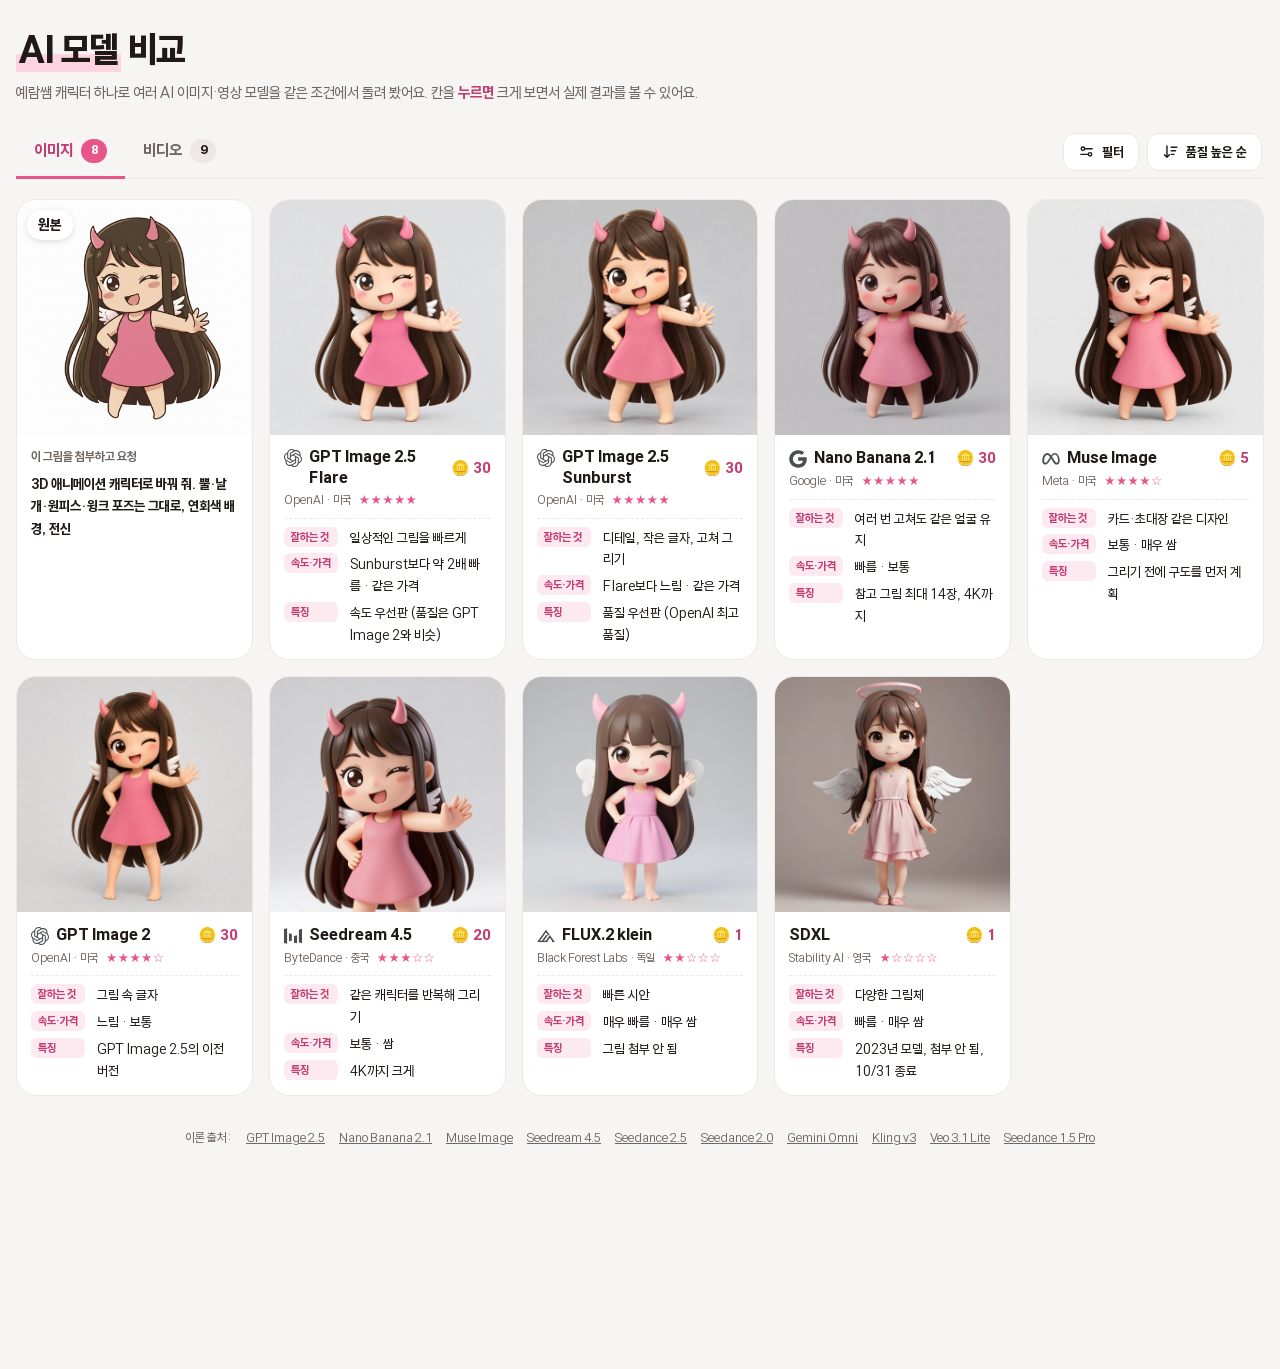
<file: models/index.html>
<!doctype html><html><head><meta charset=utf8><meta name="color-scheme" content="light only"><style>:root{color-scheme:light only}</style><meta name=viewport content="width=device-width,initial-scale=1,viewport-fit=cover"><style>:root{color-scheme:light;box-sizing:border-box;padding-top:env(safe-area-inset-top,0px);padding-bottom:env(safe-area-inset-bottom,0px)}html{scroll-padding-top:env(safe-area-inset-top,0px)}body{margin:0;padding:0;font:14px -apple-system,BlinkMacSystemFont,sans-serif;background:#fff;color:#000}img{max-width:100%}[hidden]:not([hidden=until-found i]){display:none!important}
/* 좁은 화면(휴대폰·글자 확대) */
@media (max-width:560px){
 .tabs{overflow-x:auto;overflow-y:hidden;flex-wrap:nowrap;scrollbar-width:none;-webkit-overflow-scrolling:touch}.tabs::-webkit-scrollbar{display:none}
 .tab{white-space:nowrap;flex:0 0 auto;font-size:14.5px;padding:10px 10px}
 .grid.img,.grid.vid{grid-template-columns:1fr!important}
 .name{font-size:16px!important}
}
.tag .best{display:inline-block;margin-left:6px;background:var(--accent,#E65588);color:#fff;font-size:11.5px;font-weight:800;padding:2px 8px;border-radius:999px;vertical-align:middle}
.cap.ask{display:grid;gap:6px}.cap.ask b{font-size:13px;color:var(--muted);font-weight:700}.cap.ask q{quotes:none;font-weight:700;line-height:1.55}.cap.ask small{font-size:12.5px;color:var(--muted)}
#mv{position:fixed;inset:0;z-index:60;background:rgb(20 16 18 / .62);display:grid;place-items:center;padding:24px;animation:mvf .15s}
#mv[hidden]{display:none}
@keyframes mvf{from{opacity:0}}
.mv-c{position:relative;width:min(1180px,100%);max-height:calc(100vh - 48px);display:grid;grid-template-columns:minmax(0,1.55fr) minmax(300px,1fr);background:var(--paper);border-radius:22px;overflow:hidden;box-shadow:0 30px 80px -30px rgba(0,0,0,.5);animation:mvz .18s ease-out}
@keyframes mvz{from{transform:scale(.97);opacity:0}}
.mv-m{background:#111;display:grid;place-items:center;min-height:0}.mv-m video,.mv-m img{width:100%;height:100%;max-height:calc(100vh - 48px);object-fit:contain;display:block}
.mv-s{padding:24px 24px 22px;overflow:auto;display:grid;gap:14px;align-content:start;font-size:14.5px}
.mv-s h3.dh{display:flex;align-items:center;gap:8px;margin:0;font-family:var(--f-title);font-weight:800;font-size:22px}.mv-s h3.dh .lg{width:22px;height:22px}
.mv-s .meta2{margin:0;font-size:13.5px;color:var(--muted);line-height:1.7}
.mv-s .bx{border-radius:14px;padding:12px 14px}.mv-s .bx.t{background:var(--bg)}.mv-s .bx.r{background:var(--accent-soft)}
.mv-s .bx b{display:block;font-size:13px;color:var(--muted);margin-bottom:6px}.mv-s .bx.r b{color:var(--accent-strong)}
.mv-s ul{margin:0;padding-left:18px;line-height:1.7}
.mv-x{position:absolute;top:12px;right:12px;z-index:2;width:36px;height:36px;border-radius:50%;border:0;background:var(--paper);color:var(--ink);font-size:15px;font-weight:800;cursor:pointer;box-shadow:0 4px 12px rgba(0,0,0,.2)}
@media (max-width:820px){.mv-c{grid-template-columns:1fr;overflow:auto}.mv-m video,.mv-m img{max-height:55vh}}
.bar .spacer{flex:1}
.dds{display:flex;align-items:center;gap:8px;padding:6px 2px}
.dd{position:relative}
.ddb{display:inline-flex;align-items:center;gap:7px;height:38px;padding:0 14px;border:1px solid var(--line);background:var(--paper);border-radius:12px;font:inherit;font-size:14px;font-weight:700;color:var(--ink);cursor:pointer;transition:border-color .15s}
.ddb:hover,.ddb[aria-expanded="true"]{border-color:var(--accent)}.ddb.on{border-color:var(--accent);color:var(--accent-strong)}
.ddb svg{width:17px;height:17px;fill:none;stroke:currentColor;stroke-width:2;stroke-linecap:round;stroke-linejoin:round}
.ddm{position:absolute;right:0;top:calc(100% + 6px);z-index:30;min-width:170px;background:var(--paper);border:1px solid var(--line);border-radius:14px;box-shadow:0 14px 34px -14px rgba(0,0,0,.3);padding:6px;display:grid}
.ddm[hidden]{display:none}
.ddm button{display:flex;justify-content:space-between;align-items:center;gap:16px;border:0;background:none;border-radius:9px;padding:10px 12px;font:inherit;font-size:14.5px;color:var(--ink);text-align:left;cursor:pointer;white-space:nowrap}
.ddm button:hover{background:var(--bg)}.ddm button[aria-checked="true"]{font-weight:800}
.ddm button[aria-checked="true"]::after{content:"";width:14px;height:14px;background:no-repeat center/14px url("data:image/svg+xml,%3Csvg xmlns='http://www.w3.org/2000/svg' viewBox='0 0 24 24' fill='none' stroke='%2314A1C8' stroke-width='3' stroke-linecap='round' stroke-linejoin='round'%3E%3Cpath d='m5 12 5 5 9-10'/%3E%3C/svg%3E")}
.ddm .ddh{font-size:11.5px;font-weight:700;color:var(--muted);padding:8px 12px 4px}
.tile.fhide{display:none!important}
@media (max-width:640px){.bar{flex-wrap:wrap}.dds{width:100%;justify-content:flex-end}.ddm{right:auto;left:0}}
</style></head><body>
<link rel="icon" type="image/png" href="../assets/favicon.png?v=yr1"><link rel="apple-touch-icon" href="../assets/apple-touch-icon.png?v=yr1"><title>AI 모델 비교</title>
<meta name="claude:viewport-fit-sides" content="cover">
<link rel="stylesheet" href="fonts.css">
<style>
/* 레이아웃: 예람쌤 AI 영상 제작소와 같은 톤. 탭(밑줄형) → 조건 안내 → 결과 그리드(칸 아래 특징) → 마우스 올리면 하단 설명창 */
:root{
  --bg:#F7F5F4; --paper:#ffffff; --ink:#1F1A17; --muted:#6F6762; --line:#EDE8E5;
  --band:#FCE6EE; --accent:#E8558A; --accent-deep:#C23D72; --accent-strong:#C23D72; --accent-ink:#ffffff; --accent-soft:#FDE9F0;
  --mark:#FFD3E2; --mark-ink:#7A2346; --shadow:rgba(232,85,138,.45);
  --ok:#1f7a4d; --bad:#c23b2e;
  --f-title:"Freesentation","Malgun Gothic","Apple SD Gothic Neo",system-ui,sans-serif;
  --f-ui:"Freesentation","Malgun Gothic","Apple SD Gothic Neo",system-ui,sans-serif;
}
@media (prefers-color-scheme: dark) and (max-width:0px){:root:not([data-theme="light"]){
  --bg:#181215; --paper:#221A1E; --ink:#F5ECEF; --muted:#BBA8B0; --line:#3A2D33;
  --band:#2A1C23; --accent:#F27BA3; --accent-deep:#9E2E5C; --accent-strong:#F7A8C3; --accent-ink:#2A0E19; --accent-soft:#3A1D29;
  --mark:#5A2440; --mark-ink:#FFE1EC; --shadow:rgba(0,0,0,.5); --ok:#7fd6a6; --bad:#ff8f86; color-scheme:dark}}
:root[data-theme="dark"]{
  --bg:#181215; --paper:#221A1E; --ink:#F5ECEF; --muted:#BBA8B0; --line:#3A2D33;
  --band:#2A1C23; --accent:#F27BA3; --accent-deep:#9E2E5C; --accent-strong:#F7A8C3; --accent-ink:#2A0E19; --accent-soft:#3A1D29;
  --mark:#5A2440; --mark-ink:#FFE1EC; --shadow:rgba(0,0,0,.5); --ok:#7fd6a6; --bad:#ff8f86; color-scheme:dark}
*{box-sizing:border-box}
[hidden]{display:none!important}
body{background:var(--bg);color:var(--ink);font-family:var(--f-ui);font-size:16px;line-height:1.6}
.wrap{max-width:1280px;margin:0 auto;padding-left:max(16px,env(safe-area-inset-left,0px));padding-right:max(16px,env(safe-area-inset-right,0px));padding-block:28px 220px;display:flex;flex-direction:column;gap:20px}
p{margin:0}
header{display:flex;flex-direction:column;gap:8px}
.embed .wrap>header{display:none}.embed .wrap{padding-top:4px}
h1{font-family:var(--f-title);font-weight:800;font-size:clamp(28px,3.6vw,38px);line-height:1.15;margin:0;letter-spacing:-.01em}
h1 .hl{background:linear-gradient(transparent 60%,var(--mark) 60%);padding:0 3px}
.sub{color:var(--muted);font-size:16px}
.sub b{color:var(--accent-strong)}

/* 탭: 제작소의 단계 표시와 같은 밑줄형 */
.bar{display:flex;align-items:stretch;gap:0;border-bottom:1px solid var(--line);position:sticky;top:env(safe-area-inset-top,0px);z-index:5;background:var(--bg)}
body::before{content:"";position:fixed;inset:0 0 auto;height:env(safe-area-inset-top,0px);z-index:10;background:var(--bg)}
.tab{flex:0 1 auto;font:inherit;font-weight:700;font-size:17px;border:0;border-bottom:3px solid transparent;margin-bottom:-1px;background:none;padding:12px 18px;color:var(--muted);cursor:pointer;display:flex;align-items:center;gap:8px;transition:color .12s,border-color .12s}
.tab i{font-style:normal;min-width:26px;height:24px;padding:0 7px;border-radius:999px;display:grid;place-items:center;background:var(--line);color:var(--ink);font-weight:800;font-size:13px}
.tab:hover{color:var(--ink)}
.tab[aria-selected="true"]{color:var(--accent-strong);border-bottom-color:var(--accent)}
.tab[aria-selected="true"] i{background:var(--accent);color:var(--accent-ink)}
.spacer{flex:1}
.hint{align-self:center;font-size:13.5px;color:var(--muted);padding-left:12px}
@media (max-width:700px){.hint{display:none}.tab{font-size:15px;padding:10px 10px}}
:focus-visible{outline:3px solid var(--mark);outline-offset:2px}

.cond{font-size:15px;color:var(--ink);background:var(--band);border-radius:14px;padding:12px 16px;line-height:1.65}
.cond b{color:var(--accent-strong)}

/* 결과 칸 */
.grid{display:grid;gap:16px}
.grid.img{grid-template-columns:repeat(auto-fill,minmax(230px,1fr))}
.grid.vid{grid-template-columns:repeat(auto-fill,minmax(270px,1fr))}
.tile{position:relative;border-radius:20px;overflow:hidden;background:var(--paper);border:1.5px solid var(--line);cursor:pointer;transition:transform .18s,box-shadow .18s,border-color .18s}
@media (hover:hover){.tile:hover{transform:translateY(-4px) scale(1.04);z-index:3;border-color:var(--accent);box-shadow:0 18px 32px -16px var(--shadow)}}
.tile.sel{border-color:var(--accent)}
@media (prefers-reduced-motion:reduce){.tile{transition:none}.tile:hover{transform:none}}
.tile .m{display:block;width:100%;object-fit:cover;background:var(--bg)}
.grid.img .m{aspect-ratio:1/1}
.grid.vid .m{aspect-ratio:16/9;background:#000}
.tile.snd::after{content:none}
.sndi{position:absolute;left:10px;top:10px;z-index:2;width:30px;height:30px;border-radius:50%;background:rgb(20 20 20 / .55) url("data:image/svg+xml,%3Csvg xmlns='http://www.w3.org/2000/svg' viewBox='0 0 24 24' fill='none' stroke='white' stroke-width='2' stroke-linecap='round' stroke-linejoin='round'%3E%3Cpath d='M11 5 6 9H3v6h3l5 4z' fill='white'/%3E%3Cpath d='m22 9-6 6M16 9l6 6'/%3E%3C/svg%3E") center/16px no-repeat;backdrop-filter:blur(4px);pointer-events:none;transition:background-color .15s}
.tile.snd .sndi{background-color:var(--accent,#E65588);background-image:url("data:image/svg+xml,%3Csvg xmlns='http://www.w3.org/2000/svg' viewBox='0 0 24 24' fill='none' stroke='white' stroke-width='2' stroke-linecap='round' stroke-linejoin='round'%3E%3Cpath d='M11 5 6 9H3v6h3l5 4z' fill='white'/%3E%3Cpath d='M15.5 8.5a5 5 0 0 1 0 7M18.5 5.5a9 9 0 0 1 0 13'/%3E%3C/svg%3E");box-shadow:0 0 0 3px rgb(255 255 255 / .6)}
.cap .cmp{display:flex!important;align-items:center;gap:8px;flex-wrap:wrap}.cap .cmp .qs{color:var(--accent);letter-spacing:.5px;font-size:12.5px}
.best2{font-size:11px;font-weight:800;color:var(--accent-strong,#C2185B);border:1.3px solid currentColor;border-radius:999px;padding:0 7px;line-height:18px}
.tag{position:absolute;left:10px;top:10px;right:10px;display:flex;flex-direction:column;align-items:flex-start;gap:5px;pointer-events:none}
.name{background:rgb(255 255 255 / .94);color:#1F1A17;font-family:var(--f-title);font-weight:800;font-size:15px;padding:3px 11px;border-radius:999px;box-shadow:0 2px 6px rgb(0 0 0 / .12)}
.badge.ref{font-size:12.5px;font-weight:700;padding:3px 10px;border-radius:999px;background:#1F1A17;color:#fff}
.stars{background:rgb(255 255 255 / .94);color:#E8558A;font-size:14px;letter-spacing:1px;padding:3px 9px;border-radius:999px;box-shadow:0 2px 6px rgb(0 0 0 / .12);white-space:nowrap}
.cap{padding:12px 14px 14px;font-size:14.5px;line-height:1.5;color:var(--ink)}
.cap .co{display:flex;justify-content:space-between;align-items:center;gap:8px;font-size:13px;color:var(--muted);padding-bottom:8px;margin-bottom:8px;border-bottom:1px dashed var(--line)}
.cap .cr{font-size:15px;font-weight:800;color:var(--accent-strong);white-space:nowrap}
.cap .co{border-bottom:0;padding-bottom:0;margin-bottom:2px}
.cap .mn{display:flex;align-items:flex-start;gap:7px;min-width:0}.cap .mn b{font-family:var(--f-title);font-size:16px;font-weight:800;color:var(--ink);line-height:1.3}
.lg{width:18px;height:18px;flex-shrink:0;margin-top:2px}
.cap .cmp{display:block;font-size:12.5px;color:var(--muted);padding-bottom:8px;margin-bottom:8px;border-bottom:1px dashed var(--line)}
#info h3.dh{display:flex;align-items:center;gap:8px}#info h3.dh .lg{width:22px;height:22px}
.st{display:grid;grid-template-columns:auto 1fr;gap:5px 12px;margin:0}
.st dt{font-size:12px;font-weight:700;color:var(--accent-strong);background:var(--accent-soft);border-radius:6px;padding:1px 7px;align-self:start;white-space:nowrap}
.st dd{margin:0}

/* 하단 설명창 */
#info{position:fixed;left:0;right:0;bottom:0;z-index:20;padding:0 max(16px,env(safe-area-inset-right,0px)) calc(14px + env(safe-area-inset-bottom,0px)) max(16px,env(safe-area-inset-left,0px));pointer-events:none}
#info .in{pointer-events:auto;max-width:1280px;margin:0 auto;background:var(--paper);border:1.5px solid var(--accent);border-radius:20px;box-shadow:0 16px 40px -18px var(--shadow);padding:14px 16px;display:grid;grid-template-columns:minmax(0,240px) minmax(0,1fr) minmax(0,1fr) auto;gap:16px;align-items:start}
#info h3{margin:0;font-family:var(--f-title);font-weight:800;font-size:20px}
#info .meta2{font-size:13.5px;color:var(--muted)}
#info .bx{border-radius:14px;padding:10px 14px;font-size:14.5px}
#info .bx.t{background:var(--bg)} #info .bx.r{background:var(--accent-soft)}
#info .bx b{display:block;font-size:13px;color:var(--muted);margin-bottom:4px} #info .bx.r b{color:var(--accent-strong)}
#info ul{margin:0;padding-left:18px}
#info .x{font:inherit;font-weight:600;font-size:14px;border:1px solid var(--line);background:var(--paper);color:var(--ink);border-radius:10px;padding:5px 12px;cursor:pointer}
#info .x:hover{border-color:var(--accent);color:var(--accent-strong)}
#info.pop{right:auto;bottom:auto;width:330px;padding:0;pointer-events:none}
#info.pop .in{display:block;padding:14px 16px;border-radius:16px;box-shadow:0 18px 44px -16px rgb(0 0 0 / .28);animation:pvin .14s ease-out}
@keyframes pvin{from{opacity:0;transform:translateY(4px)}}
#info.pop .pv-h{display:flex;justify-content:space-between;align-items:baseline;gap:8px;margin-bottom:8px}#info.pop .pv-h b{font-size:14px;color:var(--accent-strong)}#info.pop .pv-h span{font-size:12px;color:var(--muted);text-align:right}
#info.pop .pv-ck{display:flex;flex-wrap:wrap;gap:4px 6px;margin-bottom:8px}#info.pop .pv-ck span{font-size:12.5px;font-weight:700;border-radius:999px;padding:2px 8px}
#info.pop .pv-ck .ok{background:#E8F6EE;color:#1F7A47}#info.pop .pv-ck .no{background:#FCEBEB;color:#B3261E}
#info.pop ul{font-size:14px;line-height:1.6;display:grid;gap:2px}
@media (max-width:820px){#info .in{grid-template-columns:1fr auto}#info .bx{grid-column:1 / -1}}

.foot{font-size:13px;color:var(--muted);display:flex;flex-wrap:wrap;gap:6px 14px;justify-content:center;margin-top:12px}
.foot a{color:var(--muted)}
#lb{display:none!important}
.sum h2{margin:0 0 10px;font-family:var(--f-title);font-size:22px;font-weight:800}
.sumg{display:grid;grid-template-columns:minmax(0,1fr) minmax(0,1.2fr);gap:16px}
.sumc{background:var(--paper);border:1px solid var(--line);border-radius:18px;padding:14px 16px;overflow-x:auto}
.sumc h3{margin:0 0 8px;font-size:16px;font-weight:800;color:var(--accent-strong)}
.tb{width:100%;border-collapse:collapse;font-size:14px}
.tb th{text-align:left;font-size:12.5px;color:var(--muted);font-weight:700;padding:6px 8px;border-bottom:1px solid var(--line);white-space:nowrap}
.tb td{padding:7px 8px;border-bottom:1px dashed var(--line);vertical-align:top}
.tb tr:last-child td{border-bottom:0}
.tb td.n{font-weight:800;white-space:nowrap}.tb td.s{color:#E8558A;white-space:nowrap;letter-spacing:1px}.tb td.c{white-space:nowrap;font-weight:700}
@media (max-width:900px){.sumg{grid-template-columns:1fr}}
@media (max-width:500px){.grid.img{grid-template-columns:1fr 1fr}.grid.vid{grid-template-columns:1fr 1fr}.name{font-size:13px}.cap{font-size:13.5px}}
</style>

<div class="wrap">
  <script>if(window.self!==window.top)document.documentElement.classList.add("embed")</script>
  <header>
    <h1><span class="hl">AI 모델</span> 비교</h1>
    <p class="sub">예람쌤 캐릭터 하나로 여러 AI 이미지·영상 모델을 같은 조건에서 돌려 봤어요. 칸을 <b>누르면</b> 크게 보면서 실제 결과를 볼 수 있어요.</p>
  </header>

  <div class="bar" role="tablist">
    <button class="tab" role="tab" id="t-img" aria-selected="true" aria-controls="p-img">이미지 <i>8</i></button>
    <button class="tab" role="tab" id="t-hard" aria-selected="false" aria-controls="p-hard">비디오 <i>9</i></button>
    <button class="tab" role="tab" id="t-vid" aria-selected="false" aria-controls="p-vid" hidden>비디오 기본 <i>11</i></button>
    <span class="spacer"></span>
    <div class="dds">
      <div class="dd" id="ddFilter"><button type="button" class="ddb" data-dd aria-haspopup="true" aria-expanded="false"><svg viewBox="0 0 24 24" aria-hidden="true"><circle cx="7" cy="8" r="2.4"/><path d="M10 8h10"/><circle cx="17" cy="16" r="2.4"/><path d="M4 16h10"/></svg><span class="ddl">필터</span></button><div class="ddm" role="menu" hidden></div></div>
      <div class="dd" id="ddSort"><button type="button" class="ddb" data-dd aria-haspopup="true" aria-expanded="false"><svg viewBox="0 0 24 24" aria-hidden="true"><path d="M7 4v16M3.5 16.5 7 20l3.5-3.5"/><path d="M13 6h8M13 11h6M13 16h4"/></svg><span class="ddl">정렬</span></button><div class="ddm" role="menu" hidden></div></div>
    </div>
  </div>

  <section id="p-img" role="tabpanel" aria-labelledby="t-img" style="display:flex;flex-direction:column;gap:16px">
    <div class="grid img" id="imgGrid"></div>
  </section>

  <section id="p-hard" role="tabpanel" aria-labelledby="t-hard" hidden style="display:flex;flex-direction:column;gap:16px">
    <div class="grid vid" id="hardGrid"></div>
  </section>

  <section id="p-vid" role="tabpanel" aria-labelledby="t-vid" hidden style="display:flex;flex-direction:column;gap:16px">
    <div class="grid vid" id="vidGrid"></div>
  </section>

  <div class="foot">
    <span>이론 출처:</span>
    <a href="https://carat.im/en/curated/gpt-image-2-5-guide">GPT Image 2.5</a>
    <a href="https://artlist.io/blog/nano-banana-2-1-what-changed/">Nano Banana 2.1</a>
    <a href="https://www.techrepublic.com/article/news-meta-muse-image-explained/">Muse Image</a>
    <a href="https://www.mindstudio.ai/blog/what-is-bytedance-seedream-4-5">Seedream 4.5</a>
    <a href="https://technode.com/2026/07/31/bytedance-launches-seedance-2-5-video-generation-model/">Seedance 2.5</a>
    <a href="https://help.artlist.io/hc/en-us/articles/37430797266973-Seedance-2-0-Family">Seedance 2.0</a>
    <a href="https://datanorth.ai/news/google-releases-gemini-omni-1-1-flash">Gemini Omni</a>
    <a href="https://www.atlascloud.ai/blog/kling-3.0-review-features-pricing-ai-alternatives">Kling v3</a>
    <a href="https://the-decoder.com/googles-veo-3-1-lite-cuts-video-generation-costs-by-more-than-half/">Veo 3.1 Lite</a>
    <a href="https://www.byteplus.com/blog/seedance-1-5-pro">Seedance 1.5 Pro</a>
  </div>
</div>

<div id="info" hidden><div class="in" id="infoIn"></div></div>
<div id="lb" hidden><p id="lbName"></p><div class="box" id="lbBox"></div><button type="button" id="lbClose">닫기</button></div>

<script>
const CO={flare:'OpenAI · 미국',sunburst:'OpenAI · 미국',gpt2:'OpenAI · 미국',nb:'Google · 미국',muse:'Meta · 미국',seedream:'ByteDance · 중국',flux:'Black Forest Labs · 독일',sdxl:'Stability AI · 영국',s25:'ByteDance · 중국',s20:'ByteDance · 중국',s20f:'ByteDance · 중국',s20m:'ByteDance · 중국',s15:'ByteDance · 중국',s1f:'ByteDance · 중국',gem:'Google · 미국',kling:'Kuaishou · 중국',veo:'Google · 미국',veof:'Google · 미국',veol:'Google · 미국'};
const IMG=[
 {id:'flare',n:'GPT Image 2.5 Flare',f:'i_gpt_image_2_5_flare.jpg',cr:'30',spec:'1920px',th:['기본용, Sunburst보다 2배 빠름','2보다 인물 일관성 좋아짐'],rs:['치비 비율·윙크·날개·포즈 그대로','Sunburst와 거의 같음'],v:['ok','이론대로']},
 {id:'sunburst',n:'GPT Image 2.5 Sunburst',f:'i_gpt_image_2_5_sunburst.jpg',cr:'30',spec:'1920px',th:['품질 우선 모델','편집 점수가 Flare보다 높음'],rs:['원본 충실, 머리카락 결 조금 더 촘촘','Flare보다 낫다고 보긴 어려움'],v:['warn','차이 미미']},
 {id:'nb',n:'Nano Banana 2.1',f:'i_nano_banana_2_1.jpg',cr:'30',spec:'4096px',th:['Pro급 품질에 빠른 속도','여러 번 고쳐도 얼굴·옷 유지'],rs:['해상도 가장 큼, 차분하고 사실적인 조명','흰 날개가 분홍빛으로 바뀜'],v:['warn','일부 다름']},
 {id:'muse',n:'Muse Image',f:'i_muse_image.jpg',cr:'5',spec:'1600px',th:['계획 후 그리는 방식','결과물이 평범하다는 평'],rs:['5크레딧인데 원본 충실도가 GPT 2.5급','해상도는 가장 작음'],v:['ok','기대 이상']},
 {id:'gpt2',n:'GPT Image 2',f:'i_gpt_image_2.jpg',cr:'30',spec:'1920px',th:['이전 세대, 글자 표현 강점','세션마다 스타일이 달라질 수 있음'],rs:['머리가 작아지고 팔다리가 길어짐','원본 2등신 느낌 약해짐'],v:['bad','비율 바뀜']},
 {id:'seedream',n:'Seedream 4.5',f:'i_seedream_4_5.jpg',cr:'20',spec:'4096px',th:['캐릭터 일관성 강점, 저렴','질감이 플라스틱 같다는 평'],rs:['얼굴은 크고 선명','"전신" 지시를 어기고 무릎 위까지만'],v:['bad','지시 어김']},
 {id:'flux',n:'FLUX.2 klein',f:'c_flux_2_klein.jpg',cr:'1',spec:'1024px · 캐릭터 첨부 불가 → 글 묘사로 생성',th:['가볍고 아주 빠른 모델'],rs:['첨부가 안 돼서 캐릭터를 글로 자세히 묘사해 생성','뿔·윙크·날개·허리 손·손 흔들기·맨발까지 묘사대로 그림','1크레딧인데 원본과 꽤 비슷함'],v:['ok','']},
 {id:'sdxl',n:'SDXL',f:'c_sdxl.jpg',cr:'1',spec:'1024px · 캐릭터 첨부 불가 → 글 묘사로 생성 · 10/31 종료',th:['2023년 오래된 모델'],rs:['FLUX와 같은 묘사 프롬프트로 생성','뿔 대신 천사 고리, 윙크·손 흔들기 없음, 샌들','묘사를 많이 놓침'],v:['bad','']}
];
const VID=[
 {id:'s25',n:'Seedance 2.5',f:'v01_seedance_2_5',cr:'360',spec:'4~30초 · 720/1080p · 소리 O · 참고 이미지·비디오·오디오',th:['한 번에 최대 30초','다국어 음성, 참고 자료 최대 50개'],rs:['한 바퀴 돌고 정면 복귀, 캐릭터 유지','손 흔들기는 작게 지나감'],v:['ok','이론대로']},
 {id:'s20',n:'Seedance 2.0',f:'v02_seedance_2_0',cr:'240',spec:'4~15초 · 720/1080p · 소리 O · 참고 이미지·비디오·오디오',th:['대사·효과음 함께 생성','8개 이상 언어 립싱크'],rs:['말하기·흔들기를 길게 보여 줌','회전은 마지막에 시작해 못 끝냄'],v:['warn','동작 누락']},
 {id:'s20f',n:'Seedance 2.0 Fast',f:'v03_seedance_2_0_fast',cr:'200',spec:'4~15초 · 720p만 · 소리 O · 참고 이미지·비디오·오디오',th:['2.0의 빠른 버전','품질은 2.0보다 낮다고 알려짐'],rs:['흔들기·말하기·한 바퀴 모두 수행','캐릭터 유지'],v:['ok','기대 이상']},
 {id:'s20m',n:'Seedance 2.0 Mini',f:'v06_seedance_2_0_mini',cr:'120',spec:'4~15초 · 720p만 · 소리 O · 참고 이미지·비디오·오디오',th:['가장 싸고 빠른 Seedance','품질 낮음'],rs:['동작은 다 수행','배경 회색이 시작 이미지보다 어두워짐'],v:['warn','배경 톤 바뀜']},
 {id:'gem',n:'Gemini Omni 1.1 Flash',f:'v04_gemini_omni_1_1_flash',cr:'140',spec:'3~10초 · 720/1080p · 소리 O · 참고 이미지·비디오',th:['물리 표현 강점','복잡한 동작에서 얼굴 흔들린다는 평'],rs:['회전·머리카락 움직임이 가장 큼','얼굴 흔들림은 안 보임'],v:['ok','약점 재현 안 됨']},
 {id:'kling',n:'Kling v3',f:'v05_kling_v3',cr:'240',spec:'3~15초 · 720/1080p · 소리 O · 참고 비디오',th:['한국어 포함 5개 언어 립싱크','동작이 자연스러움'],rs:['인사는 또렷','뒤돌아선 채로 끝남'],v:['warn','동작 누락']},
 {id:'veo',n:'Veo 3.1',f:'v07_veo_3_1',cr:'640',spec:'4·6·8초 · 720/1080p · 소리 O · 시작·종료 이미지만',th:['고음질 음성(대사·효과음·환경음)','Google 최상위 모델'],rs:['인사 장면 자연스러움','옆모습에서 끝남, 가장 비쌈'],v:['warn','값 대비 아쉬움']},
 {id:'veof',n:'Veo 3.1 Fast',f:'v10_veo_3_1_fast',cr:'200',spec:'4·6·8초 · 720/1080p · 소리 O · 시작·종료 이미지만',th:['Veo 3.1의 싸고 빠른 시안용','품질 낮음'],rs:['흔들기·말하기·한 바퀴 수행','첫 시도 오류(크레딧 안 빠짐), 재시도 성공'],v:['ok','기대 이상']},
 {id:'veol',n:'Veo 3.1 Lite',f:'v08_veo_3_1_lite',cr:'120',spec:'4·6·8초 · 720/1080p · 소리 O · 시작·종료 이미지만',th:['Fast의 절반 이하 가격','4K 불가'],rs:['한 바퀴 완료, 캐릭터 유지','손 흔들기는 작음'],v:['ok','기대 이상']},
 {id:'s15',n:'Seedance 1.5 Pro',f:'v09_seedance_1_5_pro',cr:'50',spec:'5초 고정 · 720p · 소리 X · 시작 이미지만 · 10/31 종료',th:['원래 자체 음성·한국어 립싱크 지원'],rs:['이번 테스트에선 소리 꺼짐 고정 → 무음','회전은 끝에 겨우 시작, 첫 시도 오류'],v:['bad','이번 테스트에선 음성 X']},
 {id:'s1f',n:'Seedance 1 Pro Fast',f:'v11_seedance_1_pro_fast',cr:'10',spec:'5초 고정 · 480p · 소리 X · 10/31 종료',th:['음성 없음','첫 프레임 지정 가능하다고 알려짐'],rs:['이번 테스트에선 시작 이미지 버튼 비활성','글로만 만들어 다른 캐릭터가 나옴'],v:['bad','시작 이미지 X']}
];
const CK=['한글 글씨','액체','입 가리기','카메라','일관성'];
const HARD=[
 {id:'h_s25',co:'s25',n:'Seedance 2.5',f:'h01_seedance_2_5',cr:'540',spec:'6초 · 720p · 소리 O',ck:[1,1,1,1,1],th:['최신 Seedance, 긴 영상·다국어 음성'],rs:['칠판에 "과학"을 정확히 씀','비커가 넘어지고 액체가 책상에 퍼짐','입 가리기 후 앞으로 다가가며 끝남. 지시 5개 모두 수행'],v:['ok','모두 성공']},
 {id:'h_s20',co:'s20',n:'Seedance 2.0',f:'h02_seedance_2_0',cr:'360',spec:'6초 · 720p · 소리 O',ck:[0,1,1,1,1],th:['대사·효과음 동시 생성'],rs:['처음엔 "과학"으로 쓰다가 중간에 "과햑"으로 바뀜','액체가 책상 가장자리로 흘러내림','카메라가 돌며 얼굴 클로즈업까지 가장 제대로 수행'],v:['ok','모두 성공']},
 {id:'h_s20f',co:'s20f',n:'Seedance 2.0 Fast',f:'h03_seedance_2_0_fast',cr:'300',spec:'6초 · 720p · 소리 O',ck:[1,1,1,1,1],th:['2.0보다 품질 낮다고 알려짐'],rs:['"과학"을 정확히 씀(칠판 오른쪽 끝)','액체·입 가리기·클로즈업 모두 수행','2.0과 비교해 눈에 띄는 품질 차이 없음'],v:['ok','모두 성공']},
 {id:'h_s20m',co:'s20m',n:'Seedance 2.0 Mini',f:'h04_seedance_2_0_mini',cr:'180',spec:'6초 · 720p · 소리 O',ck:[0,1,1,1,1],th:['가장 싸고 빠른 Seedance'],rs:['글씨가 "과햑"처럼 틀리게 나옴','액체·입 가리기·클로즈업은 수행','한글 글자는 상위 모델과 차이가 남'],v:['warn','글씨 틀림']},
 {id:'h_gem',co:'gem',n:'Gemini Omni 1.1 Flash',f:'h05_gemini_omni_1_1_flash',cr:'210',spec:'6초 · 720p · 소리 O',ck:[0,1,1,1,1],th:['물리 표현 강점'],rs:['처음엔 "과학"으로 쓰다가 끝에 "과햑"으로 바뀜','액체가 퍼지는 모양이 자연스러움','클로즈업은 약한 편'],v:['ok','모두 성공']},
 {id:'h_kling',co:'kling',n:'Kling v3',f:'h06_kling_v3',cr:'360',spec:'6초 · 720p · 소리 O',ck:[0,1,1,0,1],th:['화면 속 글자가 강하다고 알려짐'],rs:['글씨가 "물과흑"처럼 틀림','글 쓰는 뒷모습에 시간을 대부분 씀','액체는 끝에 조금, 카메라 이동 거의 없음'],v:['bad','이론과 다름']},
 {id:'h_veo',co:'veo',n:'Veo 3.1',f:'h07_veo_3_1',cr:'960',spec:'6초 · 720p · 소리 O',ck:[0,1,1,1,1],th:['Google 최상위, 고음질 음성'],rs:['글씨가 "잔미"처럼 틀림','액체·입 가리기·얼굴 클로즈업은 자연스러움','6초에 960크레딧으로 가장 비쌀'],v:['warn','한글 실패']},
 {id:'h_veof',co:'veof',n:'Veo 3.1 Fast',f:'h08_veo_3_1_fast',cr:'300',spec:'6초 · 720p · 소리 O',ck:[0,1,1,1,0],th:['Veo 3.1의 싼 시안용'],rs:['글씨가 "러미"처럼 틀림','중간에 칠판 글씨가 사라짐(장면 일관성 깨짐)','액체·입 가리기·클로즈업은 수행'],v:['bad','글씨 사라짐']},
 {id:'h_veol',co:'veol',n:'Veo 3.1 Lite',f:'h09_veo_3_1_lite',cr:'180',spec:'6초 · 720p · 소리 O',ck:[0,1,1,1,1],th:['Fast의 절반 이하 가격'],rs:['글씨가 "장런"처럼 틀림','액체·입 가리기·클로즈업은 수행','Veo 3개 모두 한글 글씨에서 틀림'],v:['warn','한글 실패']}
];
HARD.forEach(m=>CO[m.id]=CO[m.co]);
const ul=a=>`<ul>${a.map(x=>`<li>${x}</li>`).join('')}</ul>`;
const ALL={};IMG.concat(VID,HARD).forEach(m=>ALL[m.id]=m);
const ST={
 flare:[['잘하는 것','일상적인 그림을 빠르게'],['속도·가격','Sunburst보다 약 2배 빠름 · 같은 가격'],['특징','속도 우선판 (품질은 GPT Image 2와 비슷)']],
 sunburst:[['잘하는 것','디테일, 작은 글자, 고쳐 그리기'],['속도·가격','Flare보다 느림 · 같은 가격'],['특징','품질 우선판 (OpenAI 최고 품질)']],
 nb:[['잘하는 것','여러 번 고쳐도 같은 얼굴 유지'],['속도·가격','빠름 · 보통'],['특징','참고 그림 최대 14장, 4K까지']],
 muse:[['잘하는 것','카드·초대장 같은 디자인'],['속도·가격','보통 · 매우 쌈'],['특징','그리기 전에 구도를 먼저 계획']],
 gpt2:[['잘하는 것','그림 속 글자'],['속도·가격','느림 · 보통'],['특징','GPT Image 2.5의 이전 버전']],
 seedream:[['잘하는 것','같은 캐릭터를 반복해 그리기'],['속도·가격','보통 · 쌈'],['특징','4K까지 크게']],
 flux:[['잘하는 것','빠른 시안'],['속도·가격','매우 빠름 · 매우 쌈'],['특징','그림 첨부 안 됨']],
 sdxl:[['잘하는 것','다양한 그림체'],['속도·가격','빠름 · 매우 쌈'],['특징','2023년 모델, 첨부 안 됨, 10/31 종료']],
 s25:[['잘하는 것','긴 영상 (한 번에 30초)'],['추천 용도','스토리가 있는 긴 영상 · 공모전·홍보 영상'],['소리','대사·효과음'],['특징','참고 자료 최대 50개']],
 s20:[['잘하는 것','대사와 입모양 (8개 언어 이상)'],['추천 용도','캐릭터가 말하는 영상 · 뮤직비디오'],['소리','대사·효과음·음악'],['특징','최대 15초']],
 s20f:[['잘하는 것','2.0 기능을 더 빠르게'],['추천 용도','수업용 짧은 설명 영상'],['소리','대사·효과음'],['특징','720p만']],
 s20m:[['잘하는 것','싸고 빠른 시안'],['추천 용도','시안·연습용 영상'],['소리','대사·효과음'],['특징','720p만, 가장 싼 Seedance']],
 gem:[['잘하는 것','물·머리카락 같은 물리 표현'],['추천 용도','시네마틱 영화 장면 · 자연·과학 영상'],['소리','대사·효과음'],['특징','이어 붙여 최대 40초']],
 kling:[['잘하는 것','자연스러운 몸동작'],['추천 용도','춤·운동 같은 동작 영상 · 한국어 말하기'],['소리','한국어 입모양 지원'],['특징','여러 장면을 한 번에 (멀티샷)']],
 veo:[['잘하는 것','소리 품질 (대사·효과음·주변 소리)'],['추천 용도','시네마틱 영화 장면 · 광고 영상'],['소리','대사·효과음·환경음'],['특징','4·6·8초만, 가장 비쌈']],
 veof:[['잘하는 것','Veo 3.1을 싸게 시안으로'],['추천 용도','광고·홍보 영상 시안'],['소리','대사·효과음·환경음'],['특징','4·6·8초만']],
 veol:[['잘하는 것','가장 싼 Veo'],['추천 용도','짧은 효과 장면 · 연습용'],['소리','대사·효과음·환경음'],['특징','4·6·8초만, 4K 안 됨']],
 s15:[['잘하는 것','여러 사람 대화'],['추천 용도','인터뷰·대화 장면'],['소리','원래 되지만 이번 테스트에선 꺼짐'],['특징','5초 고정, 10/31 종료']],
 s1f:[['잘하는 것','아주 싼 시안'],['추천 용도','움직임 테스트용'],['소리','없음'],['특징','시작 이미지 안 됨, 10/31 종료']]
};
const stOf=m=>ST[m.co||m.id]||[];
const stHtml=m=>`<dl class="st">${stOf(m).map(([k,v])=>`<dt>${k}</dt><dd>${v}</dd>`).join('')}</dl>`;
const LOGO={"openai": "[data-uri]", "google": "[data-uri]", "bytedance": "[data-uri]", "kling": "[data-uri]", "meta": "[data-uri]", "flux": "[data-uri]"};
const lgOf=m=>{const c=CO[m.id]||"";const k=/OpenAI/.test(c)?"openai":/Google/.test(c)?"google":/Meta/.test(c)?"meta":/ByteDance/.test(c)?"bytedance":/Kuaishou/.test(c)?"kling":/Black Forest/.test(c)?"flux":"";return k?`<img class="lg" src="${LOGO[k]}" alt="">`:""};
const ov=m=>`<div class="cap"><span class="co"><span class="mn">${lgOf(m)}<b>${m.n}</b></span><span class="cr" title="크레딧">🪙 ${m.cr}</span></span><span class="cmp"><span>${CO[m.id]}</span><span class="qs" title="품질 별 ${STAR[m.co||m.id]}개">${stars(m)}</span>${(m.co||m.id)==="gem"?'<span class="best2">가성비 추천</span>':""}</span>${stHtml(m)}</div>`;
const detail=m=>`<div><h3 class="dh">${lgOf(m)}${m.n}</h3><p class="meta2"><span style="color:var(--accent);font-size:15px;letter-spacing:1px">${stars(m)}</span> 품질<br>${CO[m.id]} · ${m.cr}크레딧${ELO[m.co||m.id]?`<br>외부 평가 점수 <b style="color:var(--ink)">${ELO[m.co||m.id]}</b> <small>(Artificial Analysis 영상 아레나)</small>`:''}<br>${m.spec.replace(/ ?· ?별 \d개/,'').replace(/^별 \d개 ?·? ?/,'')}</p></div><div class="bx t"><b>알려진 특징</b>${stHtml(m)}</div><div class="bx r"><b>실제 결과</b>${m.ck?`<p style="margin-bottom:4px">${m.ck.map((c,i)=>`<span style="white-space:nowrap;margin-right:8px;color:${c?'var(--ok)':'var(--bad)'}">${c?'✓':'✗'} ${CK[i]}</span>`).join('')}</p>`:''}${ul(m.rs)}</div>`;
const STAR={flare:5,sunburst:5,nb:5,muse:4,gpt2:4,seedream:3,flux:2,sdxl:1,s25:5,s20:5,s20f:4,s20m:3,gem:5,kling:4,veo:4,veof:4,veol:3,s15:3,s1f:1};
const stars=m=>{const n=STAR[m.co||m.id]||0;return '★'.repeat(n)+'☆'.repeat(5-n);};
const tag=()=>"";
/* 비디오는 품질 높은 순, 같으면 크레딧 싼 순 */
const byQ=(a,b)=>(STAR[b.co||b.id]||0)-(STAR[a.co||a.id]||0)||(+a.cr)-(+b.cr);VID.sort(byQ);HARD.sort(byQ);

const rowI=m=>`<tr><td class="n">${m.n}</td><td class="s">${stars(m)}</td><td class="c">🪙 ${m.cr}</td><td>${(ST[m.id]||[])[0]?ST[m.id][0][1]:''}</td></tr>`;
const rowV=m=>`<tr><td class="n">${m.n}</td><td class="s">${stars(m)}</td><td class="c">🪙 ${m.cr}</td><td>${m.spec.split(' · ')[0]}</td><td>${m.spec.includes('소리 O')?'O':'X'}</td><td>${(ST[m.id]||[])[0]?ST[m.id][0][1]:''}</td></tr>`;
const ig=document.getElementById('imgGrid');
ig.innerHTML=`<div class="tile" tabindex="0" data-src="ref_original.jpg" data-name="원본 (첨부한 캐릭터)"><img class="m" src="ref_original.jpg" alt="원본 캐릭터"><div class="tag"><span class="name">원본</span></div><div class="cap ask"><b>이 그림을 첨부하고 요청</b><q>3D 애니메이션 캐릭터로 바꿔 줘. 뿔·날개·원피스·윙크 포즈는 그대로, 연회색 배경, 전신</q></div></div>`+
IMG.map(m=>m.f?`<div class="tile" tabindex="0" data-id="${m.id}" data-src="${m.f}" data-name="${m.n}"><img class="m" src="${m.f}" alt="${m.n} 결과" loading="lazy">${tag(m)}${ov(m)}</div>`
 :`<div class="tile empty" tabindex="0" data-id="${m.id}"><div class="m" style="aspect-ratio:1/1">캐릭터 첨부가 안 돼서<br>결과 없음</div>${tag(m)}${ov(m)}</div>`).join('');

const vg=document.getElementById('vidGrid');
vg.innerHTML=`<div class="tile" tabindex="0" data-src="start_frame.jpg" data-name="원본"><img class="m" src="start_frame.jpg" alt="원본"><div class="tag"><span class="name">원본</span></div><div class="cap ask"><b>이 장면에서 시작</b><q>손 흔들며 “안녕하세요, 예람쌤이에요!” 말하고 한 바퀴 돌기</q><small>4초 · 720p · 소리 켬 · 칸을 누르면 소리가 나요</small></div></div>`+
VID.map(m=>`<div class="tile" tabindex="0" data-id="${m.id}" data-video="${m.f}.mp4" data-name="${m.n}"><video class="m" src="${m.f}.mp4" poster="${m.f}_poster.jpg" muted loop playsinline preload="metadata"></video>${tag(m)}${ov(m)}</div>`).join('');

const hg=document.getElementById('hardGrid');
hg.innerHTML=`<div class="tile" tabindex="0" data-src="h00_start.jpg" data-name="원본"><img class="m" src="h00_start.jpg" alt="원본"><div class="tag"><span class="name">원본</span></div><div class="cap ask"><b>이 장면에서 시작, 5가지 지시</b><q>① 칠판에 ‘과학’ 쓰기<br>② 비커를 쳐서 파란 액체 쏟기<br>③ “어머, 큰일 났다!” 외치기<br>④ 입 가리기<br>⑤ 카메라가 돌며 얼굴 클로즈업</q><small>6초 · 720p · 누르면 지켰는지 ✓/✗</small></div></div>`+
HARD.map(m=>`<div class="tile" tabindex="0" data-id="${m.id}" data-video="${m.f}.mp4" data-name="${m.n}"><video class="m" src="${m.f}.mp4" poster="${m.f}_poster.jpg" muted loop playsinline preload="metadata"></video>${tag(m)}${ov(m)}</div>`).join('');

// 정렬: 품질순(별점↓, 크레딧↑) · 가성비순(별점/크레딧↓) · 저렴한 순(크레딧↑)
const crN=m=>{const n=parseFloat(String(m.cr).replace(/[^0-9.]/g,''));return isNaN(n)?1e9:n};
const stN=m=>STAR[m.co||m.id]||0;
/* 영상 품질 외부 평가: Artificial Analysis 영상 아레나(이미지→영상, 소리 포함) Elo, 2026-10 기준 */
const ELO={s25:1138,gem:1132,s20:1121,veo:1028,veof:1017,kling:1004};
const qN=m=>ELO[m.co||m.id]||stN(m)*200;
/* 출시 시기(대략, 월 단위) — 신규순 정렬용 */
const REL={nb:202610,flare:202609,sunburst:202609,muse:202607,gpt2:202604,flux:202601,seedream:202512,sdxl:202307,gem:202608,s25:202607,s20:202602,s20f:202602,s20m:202603,kling:202602,veol:202603,veo:202510,veof:202510,s15:202512,s1f:202510};
const rN=m=>REL[m.co||m.id]||0;
const SORTS={n:(a,b)=>rN(b)-rN(a)||stN(b)-stN(a),e:(a,b)=>crN(b)-crN(a)||stN(b)-stN(a),q:(a,b)=>stN(b)-stN(a)||qN(b)-qN(a)||crN(a)-crN(b),v:(a,b)=>((stN(b)>=3)-(stN(a)>=3))||(stN(b)/Math.max(crN(b),1))-(stN(a)/Math.max(crN(a),1))||stN(b)-stN(a),c:(a,b)=>crN(a)-crN(b)||stN(b)-stN(a)};
function sortGrids(k){['imgGrid','vidGrid','hardGrid'].forEach(id=>{const g=document.getElementById(id);if(!g)return;const T=[...g.children].filter(t=>t.dataset.id&&ALL[t.dataset.id]);T.sort((x,y)=>SORTS[k](ALL[x.dataset.id],ALL[y.dataset.id])).forEach(t=>g.append(t))});SORTK=k;paintDD();try{localStorage.setItem('msort',k)}catch(e){}}
let SORTK='q',FCO='';
const SORT_L=[['q','품질 높은 순'],['n','신규'],['v','가성비 좋은 순'],['c','가격 낮은 순'],['e','가격 높은 순']];
const coName=m=>String(CO[m.id]||CO[m.co]||'').split(' · ')[0];
function paintDD(){const fs=document.querySelector('#ddFilter .ddm'),ss=document.querySelector('#ddSort .ddm');
  const cos=[...new Set(Object.values(ALL).map(coName).filter(Boolean))];
  fs.innerHTML=`<span class="ddh">회사</span><button type="button" role="menuitemradio" data-fco="" aria-checked="${!FCO}">전체</button>`+cos.map(c=>`<button type="button" role="menuitemradio" data-fco="${c}" aria-checked="${FCO===c}">${c}</button>`).join('');
  ss.innerHTML=SORT_L.map(([k,t])=>`<button type="button" role="menuitemradio" data-sk="${k}" aria-checked="${SORTK===k}">${t}</button>`).join('');
  document.querySelector('#ddSort .ddl').textContent=(SORT_L.find(x=>x[0]===SORTK)||[,'정렬'])[1];
  const fb=document.querySelector('#ddFilter .ddb');fb.classList.toggle('on',!!FCO);document.querySelector('#ddFilter .ddl').textContent=FCO||'필터'}
function applyFilter(){document.querySelectorAll('.tile[data-id]').forEach(t=>{const m=ALL[t.dataset.id];t.classList.toggle('fhide',!!FCO&&m&&coName(m)!==FCO)})}
function closeDD(){document.querySelectorAll('.ddm').forEach(m=>m.hidden=true);document.querySelectorAll('[data-dd]').forEach(b=>b.setAttribute('aria-expanded','false'))}
document.addEventListener('click',e=>{const b=e.target.closest('[data-dd]');if(b){const m=b.nextElementSibling,open=m.hidden;closeDD();if(open){m.hidden=false;b.setAttribute('aria-expanded','true')}return}
  const sk=e.target.closest('[data-sk]');if(sk){sortGrids(sk.dataset.sk);closeDD();return}
  const fc=e.target.closest('[data-fco]');if(fc){FCO=fc.dataset.fco;applyFilter();paintDD();closeDD();return}
  if(!e.target.closest('.dd'))closeDD()});
document.addEventListener('keydown',e=>{if(e.key==='Escape')closeDD()});
paintDD();
try{const k=localStorage.getItem('msort');if(k&&SORTS[k])setTimeout(()=>sortGrids(k),0);else setTimeout(()=>sortGrids('q'),0)}catch(e){}
const tabs=[...document.querySelectorAll('.tab')];
const vids=()=>[...document.querySelectorAll('#vidGrid video,#hardGrid video')];
function show(id){tabs.forEach(t=>{const on=t.id===id;t.setAttribute('aria-selected',on);document.getElementById(t.getAttribute('aria-controls')).hidden=!on;});
  document.getElementById('info').hidden=true;document.querySelectorAll('.tile.sel').forEach(x=>x.classList.remove('sel'));
  document.querySelectorAll('video').forEach(v=>{v.pause();v.muted=true});document.querySelectorAll('.tile.snd').forEach(x=>x.classList.remove('snd'));const g=id==='t-vid'?vg:id==='t-hard'?hg:null;if(g)g.querySelectorAll('video').forEach(v=>{v.currentTime=0;v.play().catch(()=>{})});
  try{localStorage.setItem('tab',id)}catch(e){}}
tabs.forEach(t=>t.addEventListener('click',()=>show(t.id)));
let saved=null;try{saved=localStorage.getItem('tab')}catch(e){}
const tVid=document.getElementById('t-vid');
window.ymSetOld=on=>{tVid.hidden=!on;if(!on&&tVid.getAttribute('aria-selected')==='true')show('t-hard')};
ymSetOld(/[?&]old=1/.test(location.search));
if(saved==='t-hard'||(saved==='t-vid'&&!tVid.hidden))show(saved);

// 아래 설명창
const info=document.getElementById('info'),infoIn=document.getElementById('infoIn');
const POP=()=>!matchMedia('(hover:none)').matches&&innerWidth>820;
const specOf=m=>m.spec.replace(/ ?· ?별 \d개/,'').replace(/^별 \d개 ?·? ?/,'');
const pop=m=>`<div class="pv-h"><b>실제 결과</b><span>${specOf(m)}</span></div>${m.ck?`<div class="pv-ck">${m.ck.map((c,i)=>`<span class="${c?'ok':'no'}">${c?'✓':'✗'} ${CK[i]}</span>`).join('')}</div>`:''}${ul(m.rs)}`;
function showInfo(t){const m=ALL[t&&t.dataset.id];if(!m){hideInfo();return}document.querySelectorAll('.tile.sel').forEach(x=>x.classList.remove('sel'));t.classList.add('sel');
  if(POP()){info.classList.add('pop');infoIn.innerHTML=pop(m);info.hidden=false;const r=t.getBoundingClientRect(),w=info.offsetWidth,h=info.offsetHeight;let x=r.right+12;if(x+w>innerWidth-8)x=r.left-w-12;if(x<8)x=Math.max(8,innerWidth-w-8);let y=Math.min(Math.max(8,r.top),innerHeight-h-8);info.style.left=x+'px';info.style.top=y+'px';return}
  info.classList.remove('pop');info.style.left=info.style.top='';infoIn.innerHTML=detail(m)+'<button class="x" type="button" id="infoX">닫기</button>';info.hidden=false;}
function hideInfo(){if(!info.classList.contains('pop'))return;info.hidden=true;document.querySelectorAll('.tile.sel').forEach(x=>x.classList.remove('sel'))}
document.addEventListener('focusin',()=>{});
const mv=document.createElement('div');mv.id='mv';mv.hidden=true;mv.setAttribute('role','dialog');mv.setAttribute('aria-modal','true');document.body.append(mv);
function openMv(t){const m=ALL[t.dataset.id];document.querySelectorAll('.tile video').forEach(v=>{v.muted=true});
  const med=t.dataset.video?`<video src="${t.dataset.video}" poster="${(t.querySelector('video')||{}).poster||''}" controls autoplay playsinline loop></video>`:`<img src="${t.dataset.src}" alt="">`;
  const cap=t.querySelector('.cap.ask');
  mv.innerHTML=`<div class="mv-c"><button type="button" class="mv-x" data-mvx aria-label="닫기">✕</button><div class="mv-m">${med}</div><div class="mv-s">${m?detail(m):(cap?cap.outerHTML:'')}</div></div>`;mv.hidden=false;document.documentElement.style.overflow='hidden';const v=mv.querySelector('video');if(v){v.muted=false;v.play().catch(()=>{})}}
function closeMv(){mv.hidden=true;mv.innerHTML='';document.documentElement.style.overflow=''}
document.addEventListener('keydown',e=>{if(e.key==='Escape'&&!mv.hidden)closeMv()});
document.addEventListener('click',e=>{
  if(e.target.closest('[data-mvx]')||e.target===mv){closeMv();return;}
  if(!mv.hidden)return;
  const t=e.target.closest('.tile');if(!t||!t.dataset.name)return;openMv(t);
});
function toggleSound(t){const v=t.querySelector('video');if(!v)return;const on=v.muted;document.querySelectorAll('.tile video').forEach(x=>{x.muted=true;x.closest('.tile').classList.remove('snd');});if(on){v.muted=false;v.currentTime=0;v.play().catch(()=>{});t.classList.add('snd');}}
document.addEventListener('keydown',e=>{if(e.key==='Enter'&&e.target.classList.contains('tile'))openMv(e.target);});
</script>

<script>document.addEventListener("visibilitychange",()=>{if(document.hidden)document.querySelectorAll("video").forEach(v=>v.pause())});window.ymPauseAll=()=>{document.querySelectorAll("video").forEach(v=>{v.pause();v.muted=true});document.querySelectorAll(".tile.snd").forEach(x=>x.classList.remove("snd"))};</script></body></html>
</file>
